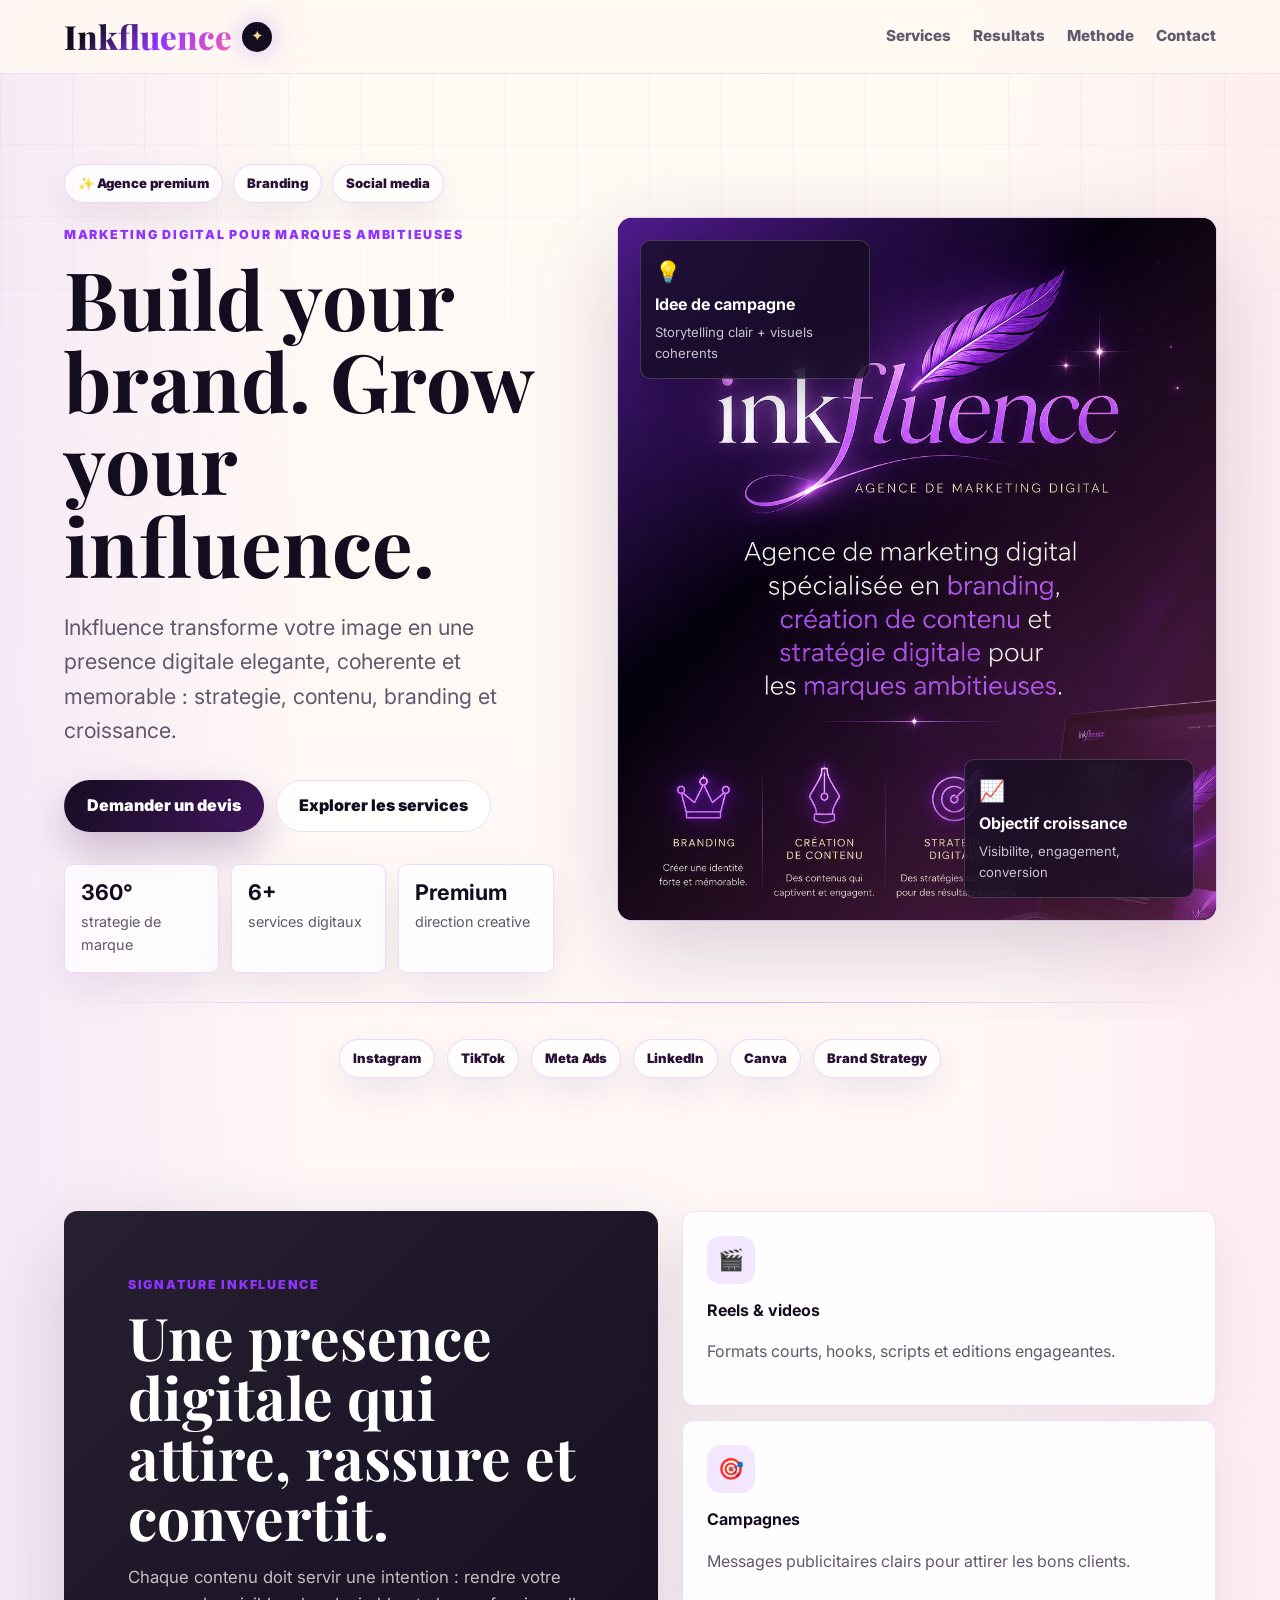
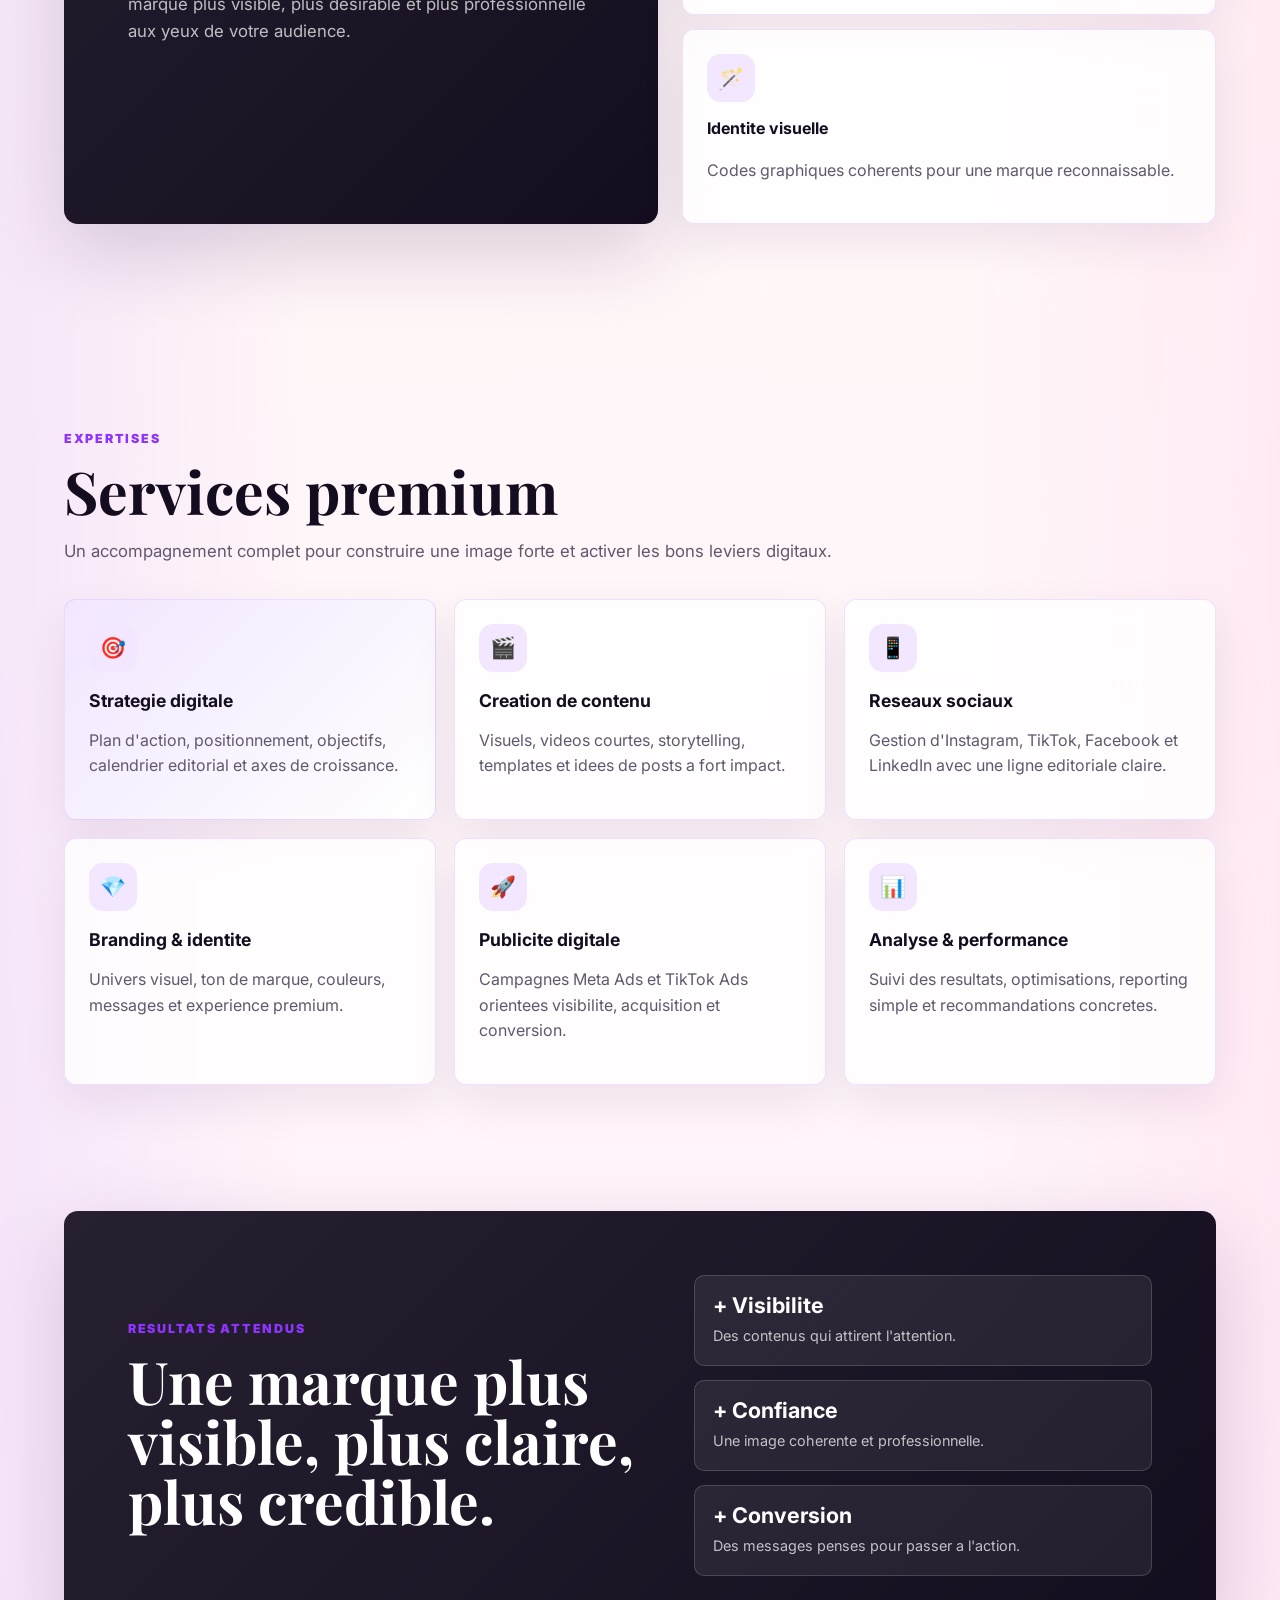
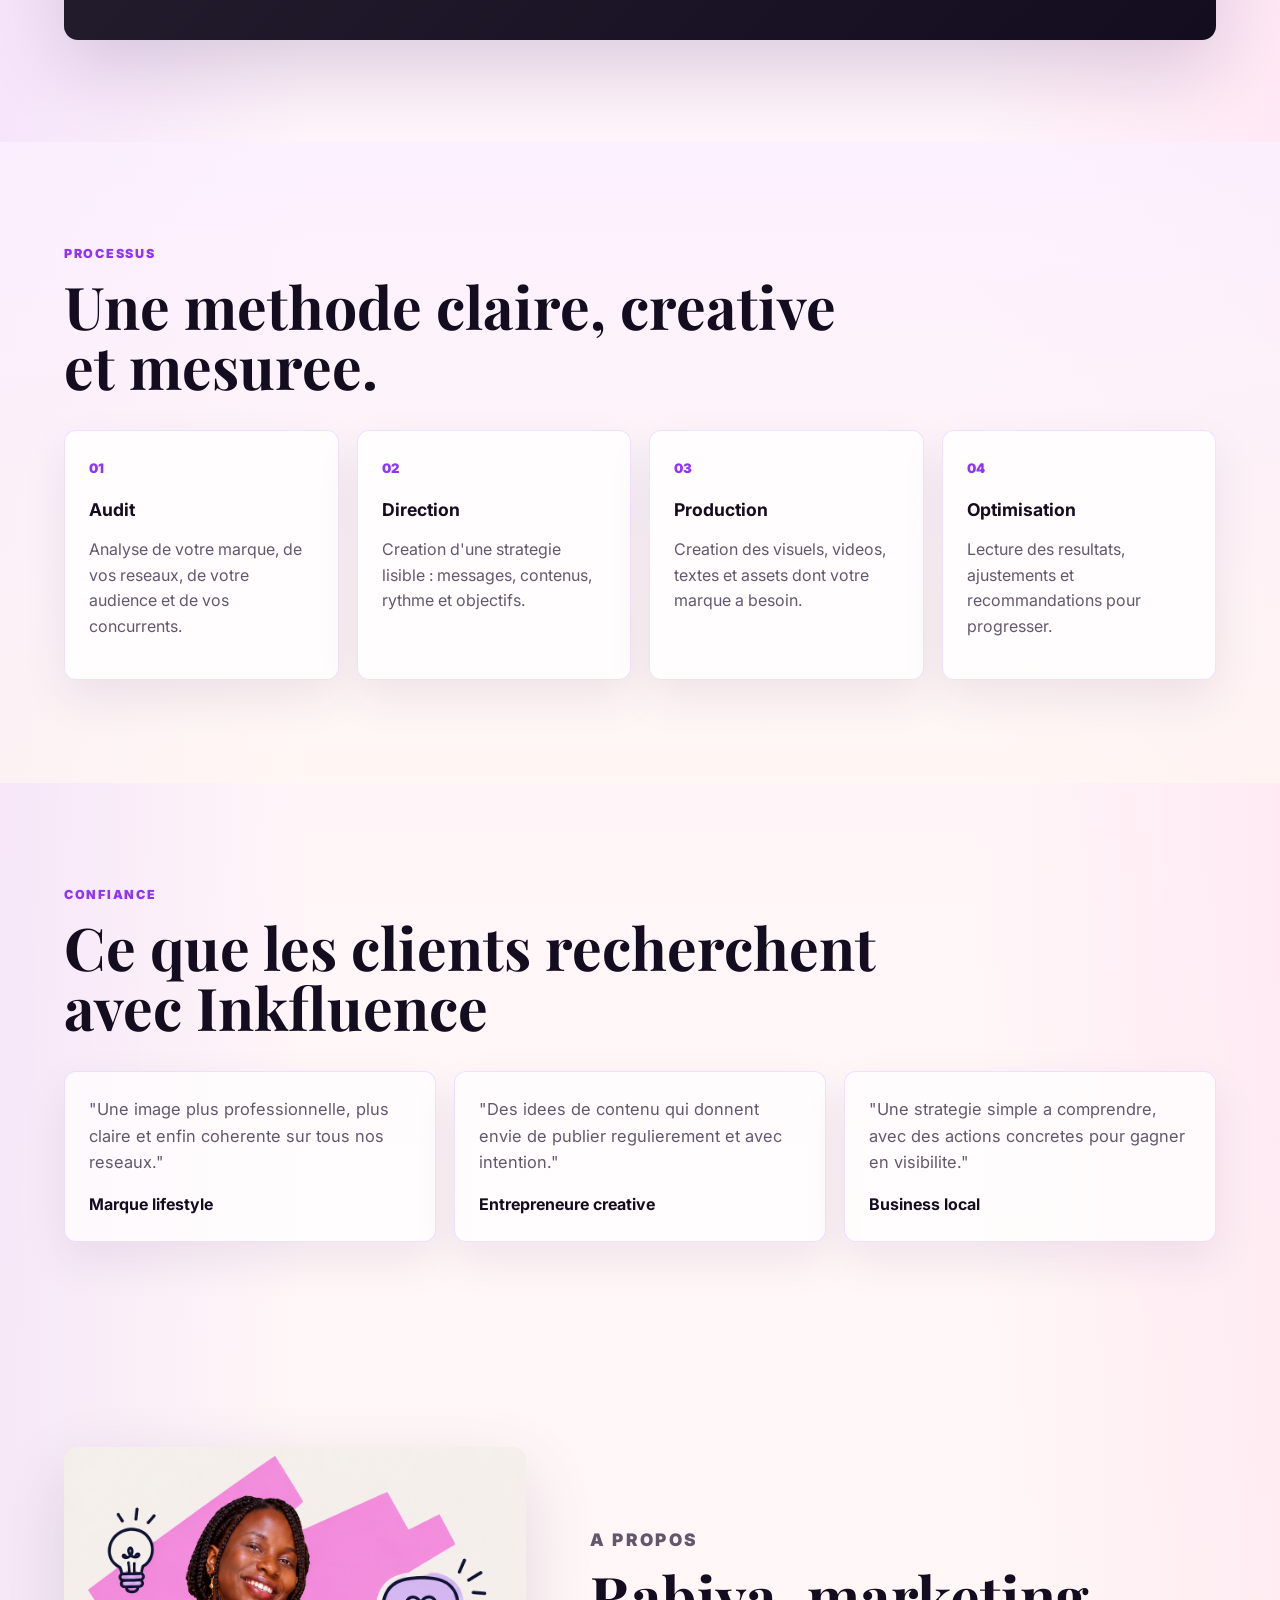
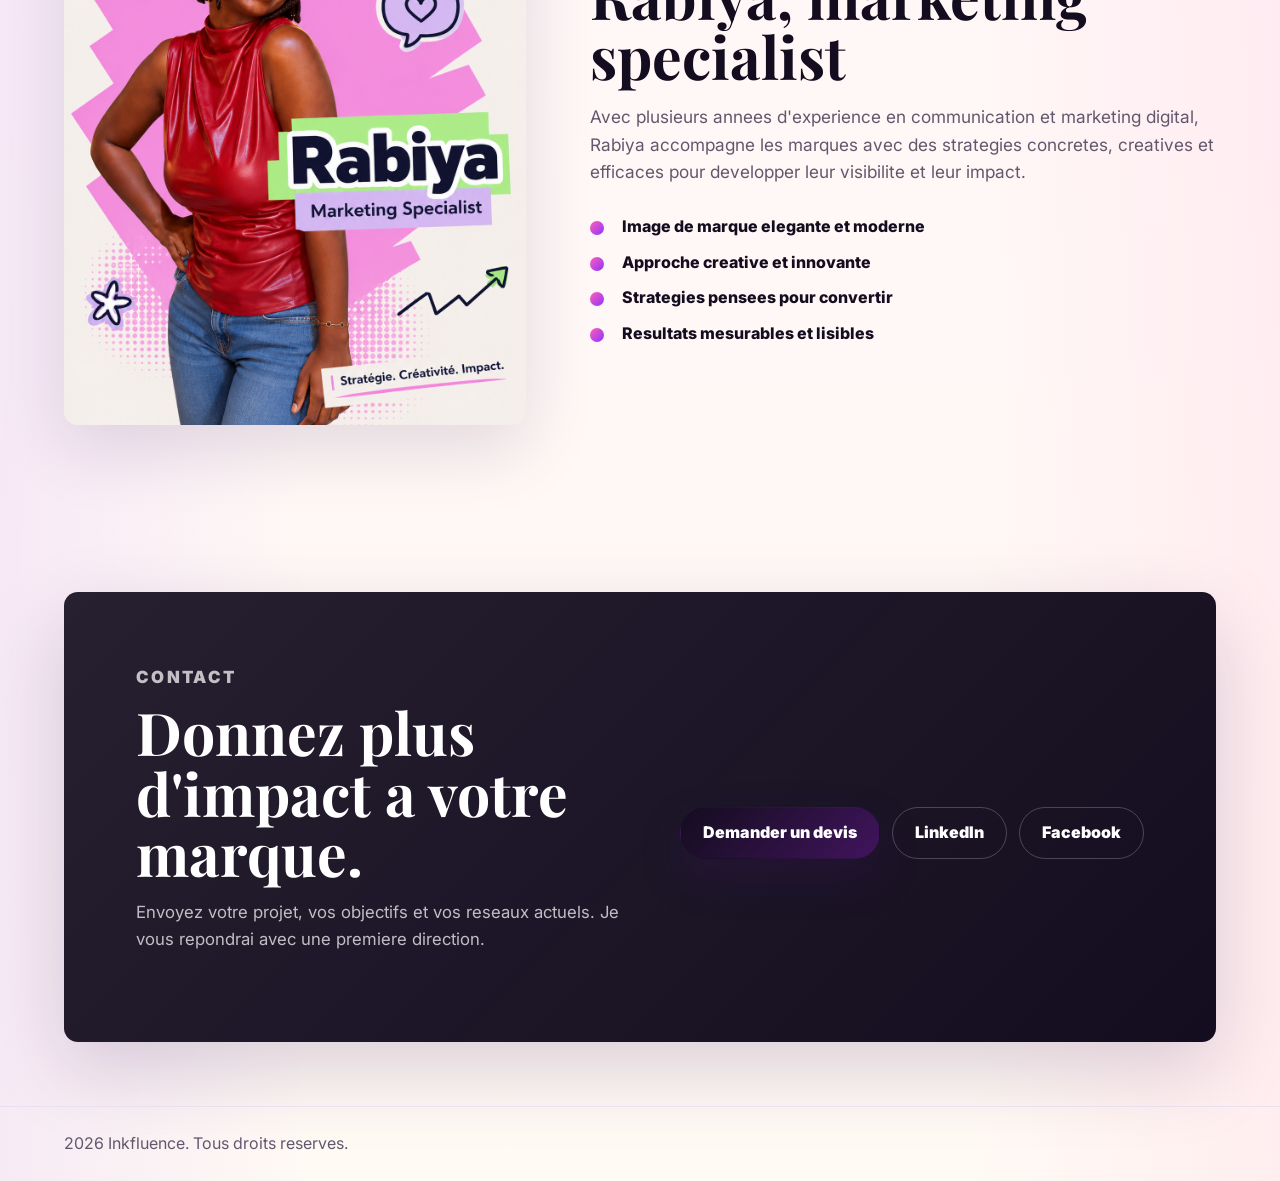
<file: index.html>
<!DOCTYPE html>
<html lang="fr">
<head>
  <meta charset="UTF-8" />
  <meta name="viewport" content="width=device-width, initial-scale=1.0" />
  <title>Inkfluence | Agence de marketing digital</title>
  <meta
    name="description"
    content="Inkfluence accompagne les marques ambitieuses avec du branding, de la creation de contenu et une strategie digitale orientee resultats."
  />
  <link rel="preconnect" href="https://fonts.googleapis.com" />
  <link rel="preconnect" href="https://fonts.gstatic.com" crossorigin />
  <link
    href="https://fonts.googleapis.com/css2?family=Inter:wght@400;500;600;700;800;900&family=Playfair+Display:wght@700;800&display=swap"
    rel="stylesheet"
  />
  <link rel="stylesheet" href="styles.css" />
</head>
<body>
  <header class="site-header">
    <a class="brand" href="#accueil" aria-label="Accueil Inkfluence">
      <span class="brand-name">Inkfluence</span>
      <span class="brand-mark" aria-hidden="true">✦</span>
    </a>
    <nav class="nav" aria-label="Navigation principale">
      <a href="#services">Services</a>
      <a href="#resultats">Resultats</a>
      <a href="#methode">Methode</a>
      <a href="#contact">Contact</a>
    </nav>
  </header>

  <main>
    <section class="hero" id="accueil">
      <div class="hero-copy">
        <div class="badge-row">
          <span class="badge">✨ Agence premium</span>
          <span class="badge">Branding</span>
          <span class="badge">Social media</span>
        </div>

        <p class="eyebrow">Marketing digital pour marques ambitieuses</p>
        <h1>Build your brand. Grow your influence.</h1>
        <p class="hero-text">
          Inkfluence transforme votre image en une presence digitale elegante,
          coherente et memorable : strategie, contenu, branding et croissance.
        </p>

        <div class="hero-actions">
          <a class="button primary" href="mailto:rabydieng2@gmail.com?subject=Demande de devis">Demander un devis</a>
          <a class="button secondary" href="#services">Explorer les services</a>
        </div>

        <div class="stats-grid" aria-label="Statistiques Inkfluence">
          <div>
            <strong>360°</strong>
            <span>strategie de marque</span>
          </div>
          <div>
            <strong>6+</strong>
            <span>services digitaux</span>
          </div>
          <div>
            <strong>Premium</strong>
            <span>direction creative</span>
          </div>
        </div>
      </div>

      <div class="hero-visual" aria-label="Univers visuel Inkfluence">
        <img src="assets/inkfluence-hero.png" alt="Identite visuelle Inkfluence" />
        <div class="floating-card top-card">
          <span>💡</span>
          <strong>Idee de campagne</strong>
          <p>Storytelling clair + visuels coherents</p>
        </div>
        <div class="floating-card bottom-card">
          <span>📈</span>
          <strong>Objectif croissance</strong>
          <p>Visibilite, engagement, conversion</p>
        </div>
      </div>
    </section>

    <section class="platform-strip" aria-label="Plateformes">
      <span>Instagram</span>
      <span>TikTok</span>
      <span>Meta Ads</span>
      <span>LinkedIn</span>
      <span>Canva</span>
      <span>Brand Strategy</span>
    </section>

    <section class="section intro">
      <div class="intro-card">
        <p class="eyebrow">Signature Inkfluence</p>
        <h2>Une presence digitale qui attire, rassure et convertit.</h2>
        <p>
          Chaque contenu doit servir une intention : rendre votre marque plus
          visible, plus desirable et plus professionnelle aux yeux de votre audience.
        </p>
      </div>
      <div class="mini-mockups" aria-label="Mockups marketing">
        <article>
          <span>🎬</span>
          <strong>Reels & videos</strong>
          <p>Formats courts, hooks, scripts et editions engageantes.</p>
        </article>
        <article>
          <span>🎯</span>
          <strong>Campagnes</strong>
          <p>Messages publicitaires clairs pour attirer les bons clients.</p>
        </article>
        <article>
          <span>🪄</span>
          <strong>Identite visuelle</strong>
          <p>Codes graphiques coherents pour une marque reconnaissable.</p>
        </article>
      </div>
    </section>

    <section class="section" id="services">
      <div class="section-heading">
        <p class="eyebrow">Expertises</p>
        <h2>Services premium</h2>
        <p>Un accompagnement complet pour construire une image forte et activer les bons leviers digitaux.</p>
      </div>

      <div class="cards">
        <article class="card featured-card">
          <span class="card-icon">🎯</span>
          <h3>Strategie digitale</h3>
          <p>Plan d'action, positionnement, objectifs, calendrier editorial et axes de croissance.</p>
        </article>
        <article class="card">
          <span class="card-icon">🎬</span>
          <h3>Creation de contenu</h3>
          <p>Visuels, videos courtes, storytelling, templates et idees de posts a fort impact.</p>
        </article>
        <article class="card">
          <span class="card-icon">📱</span>
          <h3>Reseaux sociaux</h3>
          <p>Gestion d'Instagram, TikTok, Facebook et LinkedIn avec une ligne editoriale claire.</p>
        </article>
        <article class="card">
          <span class="card-icon">💎</span>
          <h3>Branding & identite</h3>
          <p>Univers visuel, ton de marque, couleurs, messages et experience premium.</p>
        </article>
        <article class="card">
          <span class="card-icon">🚀</span>
          <h3>Publicite digitale</h3>
          <p>Campagnes Meta Ads et TikTok Ads orientees visibilite, acquisition et conversion.</p>
        </article>
        <article class="card">
          <span class="card-icon">📊</span>
          <h3>Analyse & performance</h3>
          <p>Suivi des resultats, optimisations, reporting simple et recommandations concretes.</p>
        </article>
      </div>
    </section>

    <section class="section results" id="resultats">
      <div class="result-panel">
        <div>
          <p class="eyebrow">Resultats attendus</p>
          <h2>Une marque plus visible, plus claire, plus credible.</h2>
        </div>
        <div class="result-list">
          <div><strong>+ Visibilite</strong><span>Des contenus qui attirent l'attention.</span></div>
          <div><strong>+ Confiance</strong><span>Une image coherente et professionnelle.</span></div>
          <div><strong>+ Conversion</strong><span>Des messages penses pour passer a l'action.</span></div>
        </div>
      </div>
    </section>

    <section class="section method" id="methode">
      <div class="section-heading">
        <p class="eyebrow">Processus</p>
        <h2>Une methode claire, creative et mesuree.</h2>
      </div>
      <div class="steps">
        <article>
          <span>01</span>
          <h3>Audit</h3>
          <p>Analyse de votre marque, de vos reseaux, de votre audience et de vos concurrents.</p>
        </article>
        <article>
          <span>02</span>
          <h3>Direction</h3>
          <p>Creation d'une strategie lisible : messages, contenus, rythme et objectifs.</p>
        </article>
        <article>
          <span>03</span>
          <h3>Production</h3>
          <p>Creation des visuels, videos, textes et assets dont votre marque a besoin.</p>
        </article>
        <article>
          <span>04</span>
          <h3>Optimisation</h3>
          <p>Lecture des resultats, ajustements et recommandations pour progresser.</p>
        </article>
      </div>
    </section>

    <section class="section testimonials">
      <div class="section-heading">
        <p class="eyebrow">Confiance</p>
        <h2>Ce que les clients recherchent avec Inkfluence</h2>
      </div>
      <div class="testimonial-grid">
        <article>
          <p>"Une image plus professionnelle, plus claire et enfin coherente sur tous nos reseaux."</p>
          <strong>Marque lifestyle</strong>
        </article>
        <article>
          <p>"Des idees de contenu qui donnent envie de publier regulierement et avec intention."</p>
          <strong>Entrepreneure creative</strong>
        </article>
        <article>
          <p>"Une strategie simple a comprendre, avec des actions concretes pour gagner en visibilite."</p>
          <strong>Business local</strong>
        </article>
      </div>
    </section>

    <section class="section about" id="apropos">
      <div class="about-media">
        <img src="assets/rabiya-marketing-specialist.png" alt="Rabiya, marketing specialist" />
      </div>
      <div class="about-content">
        <p class="eyebrow">A propos</p>
        <h2>Rabiya, marketing specialist</h2>
        <p>
          Avec plusieurs annees d'experience en communication et marketing digital,
          Rabiya accompagne les marques avec des strategies concretes, creatives et
          efficaces pour developper leur visibilite et leur impact.
        </p>
        <ul class="check-list">
          <li>Image de marque elegante et moderne</li>
          <li>Approche creative et innovante</li>
          <li>Strategies pensees pour convertir</li>
          <li>Resultats mesurables et lisibles</li>
        </ul>
      </div>
    </section>

    <section class="cta" id="contact">
      <div>
        <p class="eyebrow">Contact</p>
        <h2>Donnez plus d'impact a votre marque.</h2>
        <p>Envoyez votre projet, vos objectifs et vos reseaux actuels. Je vous repondrai avec une premiere direction.</p>
      </div>
      <div class="contact-actions">
        <a class="button primary" href="mailto:rabydieng2@gmail.com?subject=Demande de devis">Demander un devis</a>
        <a class="button secondary" href="https://www.linkedin.com/in/rabiya-dieng-50370a362?utm_source=share&utm_campaign=share_via&utm_content=profile&utm_medium=ios_app" target="_blank" rel="noreferrer">LinkedIn</a>
        <a class="button secondary" href="https://www.facebook.com/share/18fPBkWwqf/?mibextid=wwXIfr" target="_blank" rel="noreferrer">Facebook</a>
      </div>
    </section>
  </main>

  <footer class="site-footer">
    <p>2026 Inkfluence. Tous droits reserves.</p>
  </footer>
</body>
</html>
</file>
<file: styles.css>
:root {
  --bg: #fff8f1;
  --surface: #ffffff;
  --ink: #140d1f;
  --muted: #62586d;
  --purple: #8f33ff;
  --purple-dark: #281037;
  --pink: #ff5fb7;
  --gold: #f3d88f;
  --line: #eadfee;
  --shadow: 0 24px 70px rgba(52, 18, 82, 0.14);
}

* {
  box-sizing: border-box;
}

html {
  scroll-behavior: smooth;
}

body {
  margin: 0;
  background:
    linear-gradient(90deg, rgba(143, 51, 255, 0.08), transparent 24%, transparent 76%, rgba(255, 95, 183, 0.08)),
    linear-gradient(180deg, #fffaf4 0%, #fff4fb 52%, #fffaf4 100%);
  color: var(--ink);
  font-family: Inter, Arial, sans-serif;
  line-height: 1.6;
}

body::before {
  content: "";
  position: fixed;
  inset: 0;
  pointer-events: none;
  background-image:
    linear-gradient(rgba(143, 51, 255, 0.06) 1px, transparent 1px),
    linear-gradient(90deg, rgba(143, 51, 255, 0.05) 1px, transparent 1px);
  background-size: 72px 72px;
  mask-image: linear-gradient(to bottom, black, transparent 62%);
}

img {
  display: block;
  max-width: 100%;
}

a {
  color: inherit;
  text-decoration: none;
}

.site-header {
  position: sticky;
  top: 0;
  z-index: 20;
  display: flex;
  align-items: center;
  justify-content: space-between;
  gap: 24px;
  padding: 12px clamp(20px, 5vw, 72px);
  background: rgba(255, 248, 241, 0.86);
  backdrop-filter: blur(18px);
  border-bottom: 1px solid rgba(234, 223, 238, 0.8);
}

.brand {
  display: inline-flex;
  align-items: center;
  gap: 10px;
  min-height: 48px;
  padding: 8px 14px 8px 0;
  color: var(--ink);
}

.brand-name {
  font-family: "Playfair Display", Georgia, serif;
  font-size: clamp(1.75rem, 2.6vw, 2.45rem);
  font-weight: 800;
  line-height: 1;
  background: linear-gradient(135deg, #140d1f 18%, #8f33ff 58%, #ff5fb7);
  -webkit-background-clip: text;
  background-clip: text;
  color: transparent;
}

.brand-mark {
  display: inline-grid;
  place-items: center;
  width: 30px;
  height: 30px;
  border-radius: 50%;
  background: #140d1f;
  color: #f3d88f;
  box-shadow: 0 0 24px rgba(143, 51, 255, 0.35);
  font-size: 0.92rem;
}

.nav {
  display: flex;
  flex-wrap: wrap;
  justify-content: flex-end;
  gap: 8px 22px;
  color: var(--muted);
  font-size: 0.95rem;
  font-weight: 800;
}

.nav a {
  transition: color 180ms ease, transform 180ms ease;
}

.nav a:hover {
  color: var(--purple);
  transform: translateY(-1px);
}

.hero {
  display: grid;
  grid-template-columns: minmax(0, 0.9fr) minmax(360px, 1.1fr);
  align-items: center;
  gap: clamp(32px, 5vw, 78px);
  padding: clamp(52px, 7vw, 96px) clamp(20px, 5vw, 72px) 48px;
  min-height: calc(100vh - 83px);
  position: relative;
  overflow: hidden;
}

.hero::after {
  content: "";
  position: absolute;
  left: clamp(20px, 5vw, 72px);
  right: clamp(20px, 5vw, 72px);
  bottom: 18px;
  height: 1px;
  background: linear-gradient(90deg, transparent, rgba(143, 51, 255, 0.45), transparent);
}

.hero-copy {
  position: relative;
  z-index: 1;
  max-width: 720px;
}

.badge-row {
  display: flex;
  flex-wrap: wrap;
  gap: 10px;
  margin-bottom: 22px;
}

.badge,
.platform-strip span {
  display: inline-flex;
  align-items: center;
  min-height: 36px;
  padding: 8px 13px;
  border: 1px solid rgba(143, 51, 255, 0.18);
  border-radius: 999px;
  background: rgba(255, 255, 255, 0.78);
  color: var(--purple-dark);
  font-weight: 900;
  font-size: 0.82rem;
  box-shadow: 0 14px 34px rgba(52, 18, 82, 0.08);
}

.eyebrow {
  margin: 0 0 12px;
  color: var(--purple);
  font-size: 0.78rem;
  font-weight: 900;
  letter-spacing: 0.14em;
  text-transform: uppercase;
}

h1,
h2,
h3,
p {
  overflow-wrap: anywhere;
}

h1,
h2 {
  margin: 0;
  font-family: "Playfair Display", Georgia, serif;
  line-height: 1.02;
}

h1 {
  max-width: 720px;
  font-size: clamp(3rem, 6.3vw, 6.1rem);
  letter-spacing: 0;
}

h2 {
  font-size: clamp(2.2rem, 4.6vw, 4.8rem);
}

h3 {
  margin: 18px 0 10px;
  font-size: 1.1rem;
  line-height: 1.25;
}

.hero-text {
  max-width: 640px;
  margin: 24px 0 0;
  color: var(--muted);
  font-size: clamp(1.08rem, 1.7vw, 1.35rem);
}

.hero-actions,
.contact-actions {
  display: flex;
  flex-wrap: wrap;
  gap: 12px;
  margin-top: 32px;
}

.button {
  display: inline-flex;
  align-items: center;
  justify-content: center;
  min-height: 50px;
  padding: 12px 22px;
  border: 1px solid transparent;
  border-radius: 999px;
  font-weight: 900;
  transition: transform 180ms ease, box-shadow 180ms ease, background 180ms ease;
}

.button:hover {
  transform: translateY(-2px);
}

.button.primary {
  background: linear-gradient(135deg, var(--ink), #41145d);
  color: #ffffff;
  box-shadow: 0 18px 40px rgba(65, 20, 93, 0.26);
}

.button.secondary {
  background: rgba(255, 255, 255, 0.88);
  border-color: var(--line);
  color: var(--ink);
}

.stats-grid {
  display: grid;
  grid-template-columns: repeat(3, minmax(0, 1fr));
  gap: 12px;
  margin-top: 32px;
  max-width: 670px;
}

.stats-grid div {
  padding: 16px;
  border: 1px solid rgba(143, 51, 255, 0.16);
  border-radius: 8px;
  background: rgba(255, 255, 255, 0.72);
  box-shadow: 0 16px 38px rgba(52, 18, 82, 0.08);
}

.stats-grid strong,
.result-list strong {
  display: block;
  color: var(--ink);
  font-size: 1.35rem;
  line-height: 1.1;
}

.stats-grid span,
.result-list span {
  display: block;
  margin-top: 6px;
  color: var(--muted);
  font-size: 0.9rem;
}

.hero-visual {
  position: relative;
  border-radius: 14px;
  background: #12061c;
  box-shadow:
    0 28px 90px rgba(52, 18, 82, 0.18),
    0 0 0 1px rgba(143, 51, 255, 0.15);
  overflow: hidden;
}

.hero-visual::before {
  content: "";
  position: absolute;
  inset: -2px;
  border-radius: inherit;
  background: linear-gradient(135deg, rgba(143, 51, 255, 0.55), transparent 38%, rgba(255, 95, 183, 0.35));
  pointer-events: none;
  mix-blend-mode: screen;
}

.hero-visual img {
  width: 100%;
  height: min(78vh, 820px);
  object-fit: cover;
  object-position: center top;
}

.floating-card {
  position: absolute;
  width: min(230px, 42%);
  padding: 14px;
  border: 1px solid rgba(255, 255, 255, 0.18);
  border-radius: 10px;
  background: rgba(20, 13, 31, 0.74);
  color: #ffffff;
  backdrop-filter: blur(14px);
  box-shadow: 0 16px 45px rgba(0, 0, 0, 0.22);
  animation: floatSoft 5s ease-in-out infinite;
}

.floating-card span {
  font-size: 1.3rem;
}

.floating-card strong {
  display: block;
  margin-top: 4px;
}

.floating-card p {
  margin: 4px 0 0;
  color: rgba(255, 255, 255, 0.76);
  font-size: 0.82rem;
}

.top-card {
  top: 22px;
  left: 22px;
}

.bottom-card {
  right: 22px;
  bottom: 22px;
  animation-delay: 1.2s;
}

.platform-strip {
  display: flex;
  flex-wrap: wrap;
  justify-content: center;
  gap: 12px;
  padding: 18px clamp(20px, 5vw, 72px) 30px;
}

.section {
  padding: clamp(58px, 8vw, 112px) clamp(20px, 5vw, 72px);
}

.intro {
  display: grid;
  grid-template-columns: minmax(0, 1fr) minmax(320px, 0.9fr);
  gap: 24px;
  align-items: stretch;
}

.intro-card,
.result-panel,
.cta {
  border-radius: 14px;
  background:
    linear-gradient(135deg, rgba(255, 255, 255, 0.08), transparent),
    #140d1f;
  color: #ffffff;
  box-shadow: 0 28px 80px rgba(52, 18, 82, 0.18);
}

.intro-card {
  padding: clamp(34px, 5vw, 64px);
}

.intro-card p:not(.eyebrow),
.cta p {
  max-width: 720px;
  color: rgba(255, 255, 255, 0.72);
  font-size: 1.05rem;
}

.mini-mockups {
  display: grid;
  gap: 14px;
}

.mini-mockups article,
.card,
.steps article,
.testimonial-grid article {
  padding: 24px;
  border: 1px solid rgba(143, 51, 255, 0.14);
  border-radius: 12px;
  background: rgba(255, 255, 255, 0.82);
  box-shadow: 0 18px 45px rgba(52, 18, 82, 0.08);
  transition: transform 180ms ease, box-shadow 180ms ease, border-color 180ms ease;
}

.mini-mockups article:hover,
.card:hover,
.steps article:hover,
.testimonial-grid article:hover {
  transform: translateY(-5px);
  border-color: rgba(143, 51, 255, 0.34);
  box-shadow: 0 24px 62px rgba(52, 18, 82, 0.14);
}

.mini-mockups span,
.card-icon {
  display: inline-grid;
  place-items: center;
  width: 48px;
  height: 48px;
  border-radius: 14px;
  background: #f2e7ff;
  color: var(--purple-dark);
  font-size: 1.3rem;
}

.mini-mockups strong,
.testimonial-grid strong {
  display: block;
  margin-top: 14px;
}

.mini-mockups p,
.card p,
.steps p,
.about-content p,
.testimonial-grid p,
.site-footer {
  color: var(--muted);
}

.section-heading {
  max-width: 820px;
  margin-bottom: 34px;
}

.section-heading p:not(.eyebrow) {
  color: var(--muted);
  font-size: 1.05rem;
}

.cards {
  display: grid;
  grid-template-columns: repeat(3, minmax(0, 1fr));
  gap: 18px;
}

.featured-card {
  background:
    linear-gradient(135deg, rgba(143, 51, 255, 0.12), rgba(255, 255, 255, 0.9)),
    #ffffff;
}

.results {
  padding-top: 24px;
}

.result-panel {
  display: grid;
  grid-template-columns: minmax(0, 1fr) minmax(320px, 0.85fr);
  gap: 28px;
  align-items: center;
  padding: clamp(34px, 5vw, 64px);
}

.result-list {
  display: grid;
  gap: 14px;
}

.result-list div {
  padding: 18px;
  border: 1px solid rgba(255, 255, 255, 0.16);
  border-radius: 10px;
  background: rgba(255, 255, 255, 0.07);
}

.result-list strong,
.result-list span {
  color: #ffffff;
}

.result-list span {
  color: rgba(255, 255, 255, 0.72);
}

.method {
  background: linear-gradient(180deg, rgba(251, 240, 255, 0.85), rgba(255, 248, 241, 0.65));
}

.steps {
  display: grid;
  grid-template-columns: repeat(4, minmax(0, 1fr));
  gap: 18px;
}

.steps span {
  display: inline-flex;
  color: var(--purple);
  font-size: 0.82rem;
  font-weight: 900;
}

.testimonial-grid {
  display: grid;
  grid-template-columns: repeat(3, minmax(0, 1fr));
  gap: 18px;
}

.testimonial-grid article {
  background: rgba(255, 255, 255, 0.7);
}

.testimonial-grid p {
  margin-top: 0;
  font-size: 1.03rem;
}

.about {
  display: grid;
  grid-template-columns: minmax(280px, 0.85fr) minmax(0, 1.15fr);
  align-items: center;
  gap: clamp(28px, 5vw, 72px);
}

.about-media {
  overflow: hidden;
  border-radius: 14px;
  background: #ffe8f6;
  box-shadow: var(--shadow);
}

.about-media img {
  width: 100%;
  aspect-ratio: 4 / 5;
  object-fit: cover;
}

.about-content {
  max-width: 720px;
}

.about-content p {
  font-size: 1.08rem;
}

.check-list {
  display: grid;
  gap: 10px;
  padding: 0;
  margin: 28px 0 0;
  list-style: none;
}

.check-list li {
  position: relative;
  padding-left: 32px;
  font-weight: 800;
}

.check-list li::before {
  content: "";
  position: absolute;
  left: 0;
  top: 0.45em;
  width: 14px;
  height: 14px;
  border-radius: 50%;
  background: linear-gradient(135deg, var(--pink), var(--purple));
}

.cta {
  display: grid;
  grid-template-columns: minmax(0, 1fr) auto;
  align-items: center;
  gap: 28px;
  margin: clamp(20px, 5vw, 72px);
  padding: clamp(36px, 6vw, 72px);
}

.cta .button.secondary {
  background: transparent;
  color: #ffffff;
  border-color: rgba(255, 255, 255, 0.22);
}

.site-footer {
  padding: 24px clamp(20px, 5vw, 72px);
  border-top: 1px solid var(--line);
}

.site-footer p {
  margin: 0;
}

@keyframes floatSoft {
  0%, 100% {
    transform: translateY(0);
  }
  50% {
    transform: translateY(-8px);
  }
}

@media (max-width: 980px) {
  .hero,
  .intro,
  .result-panel,
  .about,
  .cta {
    grid-template-columns: 1fr;
  }

  .hero {
    min-height: auto;
  }

  .cards,
  .steps,
  .testimonial-grid {
    grid-template-columns: repeat(2, minmax(0, 1fr));
  }

  .hero-visual img {
    height: auto;
  }
}

@media (max-width: 640px) {
  .site-header {
    align-items: flex-start;
    flex-direction: column;
    gap: 14px;
  }

  .brand {
    min-height: 44px;
    padding-right: 0;
  }

  .nav {
    justify-content: flex-start;
    gap: 8px 16px;
  }

  h1 {
    font-size: clamp(2.65rem, 15vw, 4.2rem);
  }

  .cards,
  .steps,
  .testimonial-grid,
  .stats-grid {
    grid-template-columns: 1fr;
  }

  .button {
    width: 100%;
  }

  .floating-card {
    position: static;
    width: auto;
    margin: 12px;
  }
}
</file>
